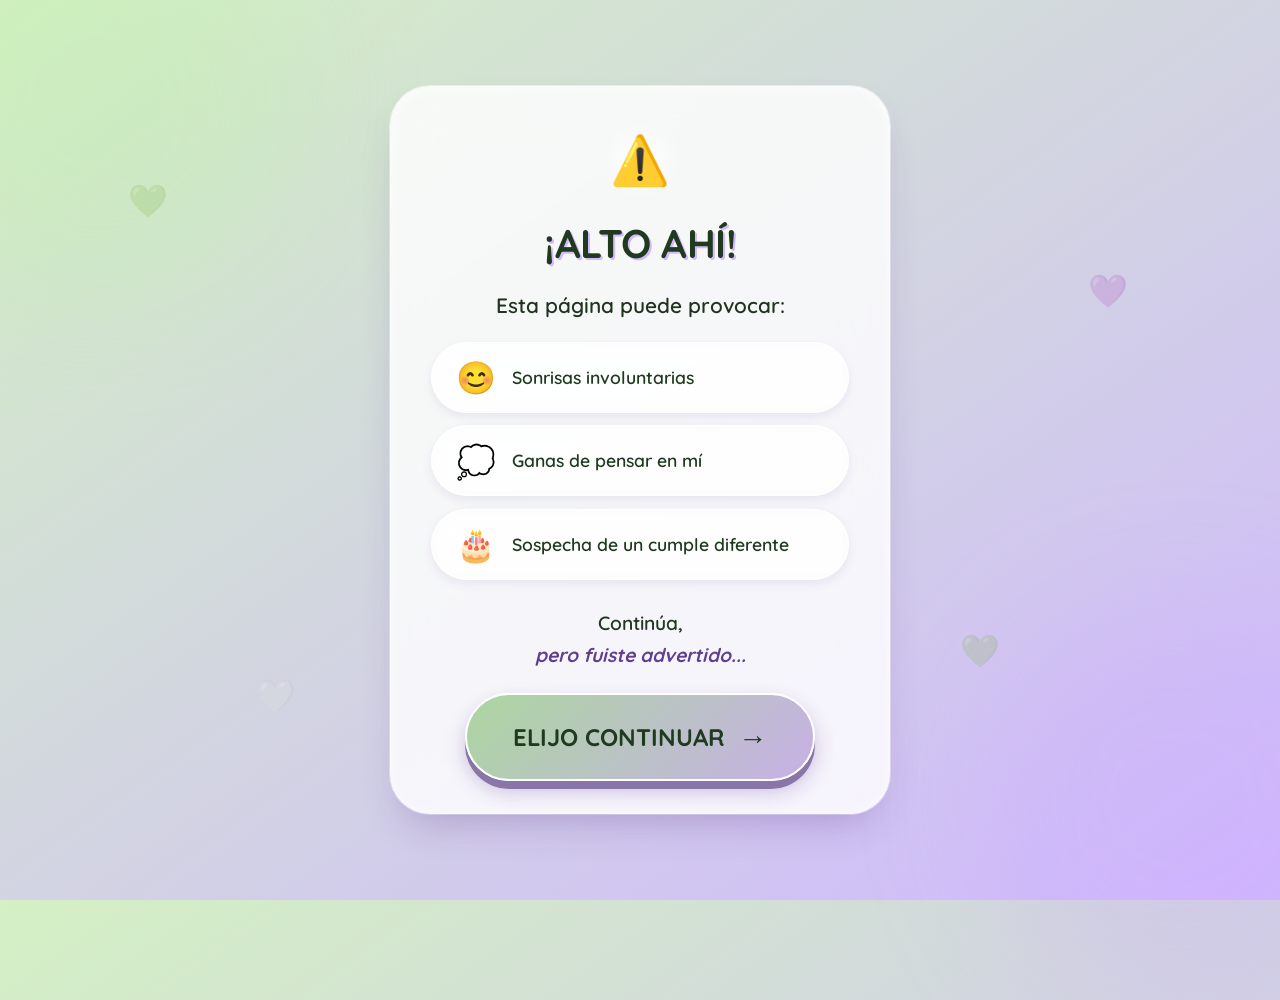
<file: index.html>
<!DOCTYPE html>
<html lang="es">
<head>
  <meta charset="UTF-8">
  <meta name="viewport" content="width=device-width, initial-scale=1.0, maximum-scale=1.0, user-scalable=no, viewport-fit=cover">
  <title>⚠️ Advertencia · Cumple Especial</title>
  <link rel="stylesheet" href="advertencia.css">
  <link href="https://fonts.googleapis.com/css2?family=Quicksand:wght@300;400;500;600;700&display=swap" rel="stylesheet">
</head>
<body>
  <!-- Partículas flotantes sutiles -->
  <div class="floating-particles">
    <div class="particle" style="--x: 10%; --y: 20%; --delay: 0s;">💚</div>
    <div class="particle" style="--x: 85%; --y: 30%; --delay: 2s;">💜</div>
    <div class="particle" style="--x: 20%; --y: 75%; --delay: 4s;">🤍</div>
    <div class="particle" style="--x: 75%; --y: 70%; --delay: 1s;">💚</div>
  </div>

  <!-- Auras de luz sutiles -->
  <div class="light-aura aura-1"></div>
  <div class="light-aura aura-2"></div>

  <!-- Contenedor principal centrado -->
  <div class="container">
    <div class="advertencia-card">
      <!-- Sello de advertencia estático pero con brillo -->
      <div class="warning-seal">
        <div class="seal-icon">⚠️</div>
        <div class="seal-glow"></div>
      </div>
      
      <h1 class="advertencia-titulo">
        <span class="titulo-line">¡ALTO AHÍ!</span>
      </h1>
      
      <div class="advertencia-contenido">
        <p class="mensaje-principal">
          Esta página puede provocar:
        </p>
        
        <div class="efectos-container">
          <div class="efecto-item">
            <div class="efecto-icon">😊</div>
            <div class="efecto-texto">
              <span class="efecto-titulo">Sonrisas involuntarias</span>
            </div>
          </div>
          
          <div class="efecto-item">
            <div class="efecto-icon">💭</div>
            <div class="efecto-texto">
              <span class="efecto-titulo">Ganas de pensar en mí</span>
            </div>
          </div>
          
          <div class="efecto-item">
            <div class="efecto-icon">🎂</div>
            <div class="efecto-texto">
              <span class="efecto-titulo">Sospecha de un cumple diferente</span>
            </div>
          </div>
        </div>
        
        <div class="advertencia-footer">
          <p class="texto-continuar">
            <span class="continua-palabra">Continúa,</span>
            <span class="advertido-palabra">pero fuiste advertido...</span>
          </p>
          
          <a href="tarjetas.html" class="boton-elijo-continuar" id="btnContinuar">
            <span class="boton-texto">ELIJO CONTINUAR</span>
            <span class="boton-icono">→</span>
          </a>
        </div>
      </div>
    </div>
  </div>
</body>
</html>
</file>
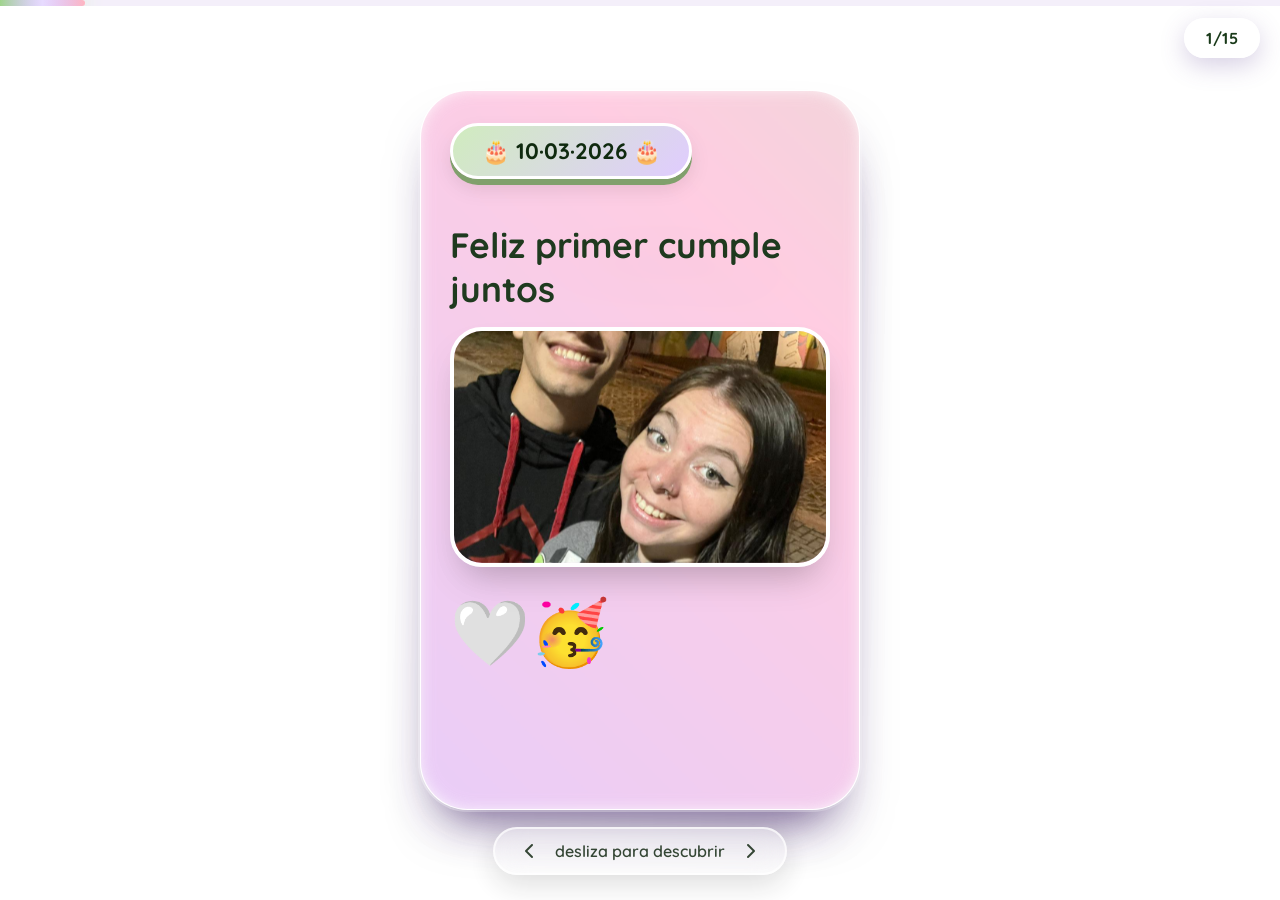
<file: tarjetas.html>
<!DOCTYPE html>
<html lang="es">
<head>
  <meta charset="UTF-8">
  <meta name="viewport" content="width=device-width, initial-scale=1.0, maximum-scale=1.0, user-scalable=no, viewport-fit=cover">
  <title>Nuestra Historia · Tarjetas</title>
  <link rel="stylesheet" href="tarjetas.css">
  <link href="https://fonts.googleapis.com/css2?family=Quicksand:wght@300;400;500;600;700&display=swap" rel="stylesheet">
  <link rel="stylesheet" href="https://cdnjs.cloudflare.com/ajax/libs/font-awesome/6.0.0-beta3/css/all.min.css">
</head>
<body>
  <!-- Barra de progreso con brillo -->
  <div class="progress-bar">
    <div class="progress-fill" id="progressFill"></div>
    <div class="progress-glow"></div>
  </div>

  <!-- Contador de tarjetas con estilo -->
  <div class="card-counter" id="cardCounter">1/15</div>

  <!-- Contenedor principal de tarjetas -->
  <div class="cards-container" id="cardsContainer"></div>

  <!-- Indicador táctil con animación -->
  <div class="swipe-hint" id="swipeHint">
    <i class="fas fa-chevron-left"></i>
    <span>desliza para descubrir</span>
    <i class="fas fa-chevron-right"></i>
  </div>

  <!-- Botón reiniciar con efecto -->
  <button class="btn-reiniciar" id="btnReiniciar">
    <i class="fas fa-redo-alt"></i>
    <span>Volver a empezar</span>
  </button>

  <script src="tarjetas.js" defer></script>
</body>
</html>
</file>
<file: advertencia.css>
* {
  margin: 0;
  padding: 0;
  box-sizing: border-box;
  -webkit-tap-highlight-color: transparent;
}

body {
  font-family: 'Quicksand', sans-serif;
  min-height: 100vh;
  background: linear-gradient(145deg, #d4f0c4 0%, #d0b8ff 100%);
  overflow: hidden;
  position: relative;
  display: flex;
  align-items: center;
  justify-content: center;
}

/* Partículas flotantes - más sutiles */
.floating-particles {
  position: absolute;
  width: 100%;
  height: 100%;
  pointer-events: none;
  z-index: 1;
}

.particle {
  position: absolute;
  left: var(--x);
  top: var(--y);
  font-size: 2rem;
  animation: floatParticle 8s infinite ease-in-out;
  animation-delay: var(--delay);
  opacity: 0.2;
  z-index: 1;
}

@keyframes floatParticle {
  0%, 100% { transform: translate(0, 0); }
  50% { transform: translate(0, -20px); }
}

/* Auras de luz - más sutiles */
.light-aura {
  position: absolute;
  border-radius: 50%;
  filter: blur(60px);
  z-index: 0;
}

.aura-1 {
  width: 400px;
  height: 400px;
  background: rgba(180, 240, 160, 0.2);
  top: -100px;
  left: -100px;
}

.aura-2 {
  width: 400px;
  height: 400px;
  background: rgba(200, 160, 255, 0.2);
  bottom: -100px;
  right: -100px;
}

/* Contenedor principal */
.container {
  width: 100%;
  height: 100vh;
  display: flex;
  align-items: center;
  justify-content: center;
  padding: 20px;
  position: relative;
  z-index: 10;
}

/* Tarjeta de advertencia - tamaño compacto */
.advertencia-card {
  background: rgba(255, 255, 255, 0.8);
  backdrop-filter: blur(20px);
  border-radius: 40px;
  padding: 2rem 2.5rem;
  max-width: 500px;
  width: 100%;
  position: relative;
  z-index: 20;
  box-shadow: 
    0 20px 40px -15px rgba(80, 40, 130, 0.3),
    inset 0 1px 10px rgba(255, 255, 255, 0.6),
    0 0 0 1px rgba(255, 255, 255, 0.5);
  border: 1px solid rgba(255, 255, 255, 0.3);
  animation: cardAppear 0.5s ease-out;
}

@keyframes cardAppear {
  from {
    opacity: 0;
    transform: scale(0.95);
  }
  to {
    opacity: 1;
    transform: scale(1);
  }
}

/* Sello de advertencia - estático */
.warning-seal {
  position: relative;
  width: 80px;
  height: 80px;
  margin: 0 auto 1.2rem;
}

.seal-icon {
  position: absolute;
  top: 50%;
  left: 50%;
  transform: translate(-50%, -50%);
  font-size: 3rem;
  z-index: 2;
}

.seal-glow {
  position: absolute;
  top: 0;
  left: 0;
  width: 100%;
  height: 100%;
  background: radial-gradient(circle, rgba(255,255,255,0.8) 0%, transparent 70%);
  border-radius: 50%;
  animation: glowPulse 2s infinite;
}

@keyframes glowPulse {
  0%, 100% { opacity: 0.5; transform: scale(1); }
  50% { opacity: 0.8; transform: scale(1.1); }
}

/* Título */
.advertencia-titulo {
  text-align: center;
  margin-bottom: 1.5rem;
}

.titulo-line {
  font-size: 2.5rem;
  font-weight: 800;
  color: #1f3a1f;
  text-shadow: 2px 2px 0 #d6b8ff;
  display: inline-block;
  letter-spacing: -0.5px;
}

/* Contenido */
.mensaje-principal {
  font-size: 1.3rem;
  color: #1f331f;
  margin-bottom: 1.5rem;
  font-weight: 600;
  text-align: center;
}

/* Contenedor de efectos - más compacto */
.efectos-container {
  display: flex;
  flex-direction: column;
  gap: 0.8rem;
  margin: 1.5rem 0;
}

.efecto-item {
  background: rgba(255, 255, 255, 0.5);
  backdrop-filter: blur(10px);
  border-radius: 60px;
  padding: 0.9rem 1.5rem;
  display: flex;
  align-items: center;
  gap: 1rem;
  border: 1px solid rgba(255, 255, 255, 0.8);
  box-shadow: 0 4px 10px rgba(100, 70, 150, 0.1);
  transition: transform 0.2s ease, box-shadow 0.2s ease;
}

.efecto-item:active {
  transform: scale(0.98);
  background: rgba(255, 255, 255, 0.7);
}

.efecto-icon {
  font-size: 2rem;
  min-width: 40px;
  text-align: center;
}

.efecto-texto {
  flex: 1;
}

.efecto-titulo {
  font-size: 1.1rem;
  font-weight: 600;
  color: #1f3a1f;
  line-height: 1.3;
}

/* Footer */
.advertencia-footer {
  text-align: center;
  margin-top: 1.8rem;
}

.texto-continuar {
  font-size: 1.2rem;
  margin-bottom: 1.5rem;
  line-height: 1.5;
}

.continua-palabra {
  color: #1f3a1f;
  font-weight: 600;
}

.advertido-palabra {
  color: #5f3f8f;
  font-weight: 700;
  font-style: italic;
  display: block;
  margin-top: 0.2rem;
}

/* Botón - GRANDE y FÁCIL de tocar */
.boton-elijo-continuar {
  display: inline-flex;
  align-items: center;
  justify-content: center;
  gap: 15px;
  background: linear-gradient(135deg, #acd6a0, #c7b0e6);
  padding: 1.5rem 2rem;
  border-radius: 100px;
  font-size: 1.5rem;
  font-weight: 700;
  color: #1f3a1f;
  text-decoration: none;
  border: 2px solid white;
  box-shadow: 0 8px 0 #8a75a8, 0 10px 20px rgba(100, 60, 150, 0.3);
  transition: all 0.1s ease;
  width: 100%;
  max-width: 350px;
  margin: 0 auto;
  cursor: pointer;
  -webkit-tap-highlight-color: transparent;
  touch-action: manipulation;
}

.boton-elijo-continuar:active {
  transform: translateY(6px);
  box-shadow: 0 2px 0 #8a75a8, 0 8px 15px rgba(100, 60, 150, 0.3);
}

.boton-icono {
  font-size: 1.8rem;
  transition: transform 0.2s ease;
}

.boton-elijo-continuar:active .boton-icono {
  transform: translateX(5px);
}

/* Responsive - perfecto para móvil */
@media (max-width: 500px) {
  .advertencia-card {
    padding: 1.8rem 1.5rem;
    border-radius: 35px;
  }
  
  .titulo-line {
    font-size: 2.2rem;
  }
  
  .mensaje-principal {
    font-size: 1.2rem;
  }
  
  .efecto-item {
    padding: 0.8rem 1.2rem;
  }
  
  .efecto-titulo {
    font-size: 1rem;
  }
  
  .efecto-icon {
    font-size: 1.8rem;
  }
  
  .boton-elijo-continuar {
    padding: 1.2rem 1.5rem;
    font-size: 1.3rem;
    max-width: 300px;
  }
}

/* Ajuste para pantallas muy pequeñas */
@media (max-width: 360px) {
  .advertencia-card {
    padding: 1.5rem 1.2rem;
  }
  
  .titulo-line {
    font-size: 2rem;
  }
  
  .boton-elijo-continuar {
    padding: 1rem 1.2rem;
    font-size: 1.2rem;
  }
}
</file>
<file: tarjetas.css>
* {
  margin: 0;
  padding: 0;
  box-sizing: border-box;
  -webkit-tap-highlight-color: transparent;
  -webkit-touch-callout: none;
  -webkit-user-select: none;
  user-select: none;
}

body {
  font-family: 'Quicksand', sans-serif;
  background: linear-gradient(145deg, #d0ecc0 0%, #ccb8f0 100%);
  min-height: 100vh;
  height: 100vh;
  overflow: hidden;
  position: fixed;
  width: 100%;
  height: 100%;
  touch-action: pan-y pinch-zoom;
}

/* Barra de progreso con efecto de onda */
.progress-bar {
  position: fixed;
  top: 0;
  left: 0;
  width: 100%;
  height: 6px;
  background: rgba(180, 150, 220, 0.15);
  z-index: 1000;
  backdrop-filter: blur(4px);
  overflow: hidden;
}

.progress-fill {
  height: 100%;
  width: 0%;
  background: linear-gradient(90deg, #9fd48c, #c4a5ff, #ffb5c0);
  border-radius: 0 4px 4px 0;
  transition: width 0.4s cubic-bezier(0.34, 1.56, 0.64, 1);
  box-shadow: 0 0 20px #b8f0a0;
  position: relative;
}

.progress-fill::after {
  content: '';
  position: absolute;
  top: 0;
  left: 0;
  width: 100%;
  height: 100%;
  background: linear-gradient(90deg, transparent, rgba(255,255,255,0.6), transparent);
  animation: progressWave 2s infinite;
}

@keyframes progressWave {
  0% { transform: translateX(-100%); }
  100% { transform: translateX(100%); }
}

/* Contador de tarjetas con diseño premium */
.card-counter {
  position: fixed;
  top: 18px;
  right: 20px;
  background: rgba(255, 255, 255, 0.3);
  backdrop-filter: blur(16px);
  padding: 8px 20px;
  border-radius: 50px;
  font-size: 1rem;
  font-weight: 700;
  color: #1a3a1a;
  border: 2px solid rgba(255, 255, 255, 0.8);
  z-index: 1000;
  letter-spacing: 0.5px;
  box-shadow: 0 8px 25px rgba(100, 70, 150, 0.25);
  animation: counterGlow 3s infinite;
}

@keyframes counterGlow {
  0%, 100% { box-shadow: 0 8px 25px rgba(100, 70, 150, 0.25); }
  50% { box-shadow: 0 8px 35px rgba(150, 100, 220, 0.5); }
}

/* Contenedor de tarjetas con perspectiva 3D */
.cards-container {
  width: 100%;
  height: 100vh;
  display: flex;
  align-items: center;
  justify-content: center;
  position: relative;
  overflow: hidden;
  perspective: 2000px;
}

/* Tarjeta base con diseño ultra premium */
.card {
  position: absolute;
  width: 92%;
  max-width: 440px;
  height: 80vh;
  max-height: 760px;
  background: rgba(255, 255, 255, 0.95);
  backdrop-filter: blur(24px);
  border-radius: 48px;
  padding: 2rem 1.8rem;
  box-shadow: 
    0 30px 50px -20px rgba(60, 30, 100, 0.5),
    inset 0 2px 10px rgba(255, 255, 255, 0.9),
    0 0 0 2px rgba(255, 255, 255, 0.8);
  display: flex;
  flex-direction: column;
  touch-action: pan-y pinch-zoom;
  will-change: transform, opacity;
  transition: box-shadow 0.4s ease;
  overflow-y: auto;
  scrollbar-width: thin;
  -webkit-overflow-scrolling: touch;
  border: 1px solid rgba(255, 255, 255, 0.5);
}

/* Efecto de brillo en los bordes */
.card::before {
  content: '';
  position: absolute;
  top: -3px;
  left: -3px;
  right: -3px;
  bottom: -3px;
  background: linear-gradient(45deg, #b8e0a8, #d6b8ff, #ffb8d6, #b8e0a8);
  border-radius: 52px;
  z-index: -1;
  opacity: 0;
  transition: opacity 0.4s ease;
  filter: blur(8px);
  background-size: 300% 300%;
  animation: borderGradient 6s ease infinite;
}

.card-0::before {
  opacity: 0.7;
}

@keyframes borderGradient {
  0% { background-position: 0% 50%; }
  50% { background-position: 100% 50%; }
  100% { background-position: 0% 50%; }
}

/* Posiciones de las tarjetas con curvas más suaves */
.card-0 {
  transform: translateY(0) scale(1) rotate(0deg);
  z-index: 30;
  opacity: 1;
  pointer-events: auto;
  animation: cardFloat 4s ease-in-out infinite;
}

@keyframes cardFloat {
  0%, 100% { transform: translateY(0) rotate(0deg); }
  50% { transform: translateY(-6px) rotate(0.3deg); }
}

.card-1 {
  transform: translateY(10px) scale(0.96) rotate(1.2deg);
  z-index: 20;
  opacity: 0.65;
  pointer-events: none;
  filter: blur(0.5px);
  transition: all 0.3s ease;
}

.card-2 {
  transform: translateY(20px) scale(0.92) rotate(2.4deg);
  z-index: 10;
  opacity: 0.35;
  pointer-events: none;
  filter: blur(1.2px);
  transition: all 0.3s ease;
}

.card:not(.card-0):not(.card-1):not(.card-2) {
  display: none;
}

/* Scroll personalizado elegante */
.card::-webkit-scrollbar {
  width: 6px;
}

.card::-webkit-scrollbar-track {
  background: rgba(220, 200, 240, 0.2);
  border-radius: 30px;
  margin: 10px 0;
}

.card::-webkit-scrollbar-thumb {
  background: linear-gradient(135deg, #b8a0d8, #a0d4a0);
  border-radius: 30px;
  border: 1px solid rgba(255, 255, 255, 0.4);
  box-shadow: inset 0 0 4px rgba(255,255,255,0.5);
}

/* Hint de deslizamiento con diseño elegante */
.swipe-hint {
  position: fixed;
  bottom: 25px;
  left: 50%;
  transform: translateX(-50%);
  background: rgba(255, 255, 255, 0.3);
  backdrop-filter: blur(16px);
  padding: 12px 30px;
  border-radius: 60px;
  display: flex;
  align-items: center;
  gap: 20px;
  color: #1f331f;
  font-size: 1rem;
  font-weight: 600;
  border: 2px solid rgba(255, 255, 255, 0.8);
  z-index: 900;
  pointer-events: none;
  opacity: 0.9;
  transition: opacity 0.4s ease;
  box-shadow: 0 10px 30px rgba(0,0,0,0.15);
  animation: hintPulse 2.5s infinite;
}

@keyframes hintPulse {
  0%, 100% { transform: translateX(-50%) scale(1); box-shadow: 0 10px 30px rgba(0,0,0,0.15); }
  50% { transform: translateX(-50%) scale(1.03); box-shadow: 0 15px 40px rgba(100, 70, 150, 0.25); }
}

.swipe-hint i {
  font-size: 1rem;
  animation: arrowSlide 1.8s infinite;
}

.swipe-hint i:first-child {
  animation: arrowLeft 1.8s infinite;
}

.swipe-hint i:last-child {
  animation: arrowRight 1.8s infinite;
}

@keyframes arrowLeft {
  0%, 100% { transform: translateX(0); opacity: 0.7; }
  50% { transform: translateX(-8px); opacity: 1; }
}

@keyframes arrowRight {
  0%, 100% { transform: translateX(0); opacity: 0.7; }
  50% { transform: translateX(8px); opacity: 1; }
}

/* Botón reiniciar con efecto 3D */
.btn-reiniciar {
  position: fixed;
  bottom: 25px;
  left: 50%;
  transform: translateX(-50%);
  background: rgba(255, 255, 255, 0.35);
  backdrop-filter: blur(20px);
  border: 2px solid white;
  padding: 16px 40px;
  border-radius: 70px;
  font-size: 1.25rem;
  font-weight: 700;
  color: #1a3a1a;
  cursor: pointer;
  z-index: 1000;
  display: none;
  align-items: center;
  gap: 15px;
  transition: all 0.3s cubic-bezier(0.34, 1.56, 0.64, 1);
  border: 2px solid rgba(255, 255, 255, 0.9);
  box-shadow: 0 15px 35px rgba(100, 70, 150, 0.4);
  animation: buttonAppear 0.6s cubic-bezier(0.34, 1.56, 0.64, 1);
}

@keyframes buttonAppear {
  0% { transform: translateX(-50%) scale(0); opacity: 0; }
  70% { transform: translateX(-50%) scale(1.1); }
  100% { transform: translateX(-50%) scale(1); opacity: 1; }
}

.btn-reiniciar:active {
  transform: translateX(-50%) scale(0.96);
  background: rgba(255, 255, 255, 0.45);
  box-shadow: 0 8px 25px rgba(100, 70, 150, 0.5);
}

.btn-reiniciar i {
  font-size: 1.2rem;
  animation: spinSlow 3s infinite linear;
}

@keyframes spinSlow {
  0% { transform: rotate(0deg); }
  100% { transform: rotate(360deg); }
}

/* ===== ESTILOS DE CONTENIDO PREMIUM ===== */

/* Contenedor de fotos - PERFECTAMENTE INTEGRADO */
.foto-container {
  width: 100%;
  height: 240px;
  border-radius: 32px;
  overflow: hidden;
  margin: 1rem 0;
  position: relative;
  box-shadow: 0 20px 35px -12px rgba(0,0,0,0.25);
  border: 4px solid white;
  transition: all 0.4s cubic-bezier(0.34, 1.56, 0.64, 1);
  transform-origin: center;
}

.foto-container:hover {
  transform: scale(1.02) translateY(-4px);
  box-shadow: 0 25px 45px -12px rgba(100, 60, 150, 0.4);
}

/* MÉTODO PERFECTO PARA IMÁGENES - SIN CORTES */
.foto-container img {
  width: 100%;
  height: 100%;
  object-fit: cover; /* Cambiado a cover para llenar el espacio */
  object-position: center 30%; /* Centrado perfecto, ajustable por tipo de foto */
  display: block;
  transition: transform 0.6s cubic-bezier(0.34, 1.56, 0.64, 1);
  will-change: transform;
}

/* Overlay elegante */
.foto-overlay {
  position: absolute;
  bottom: 0;
  left: 0;
  right: 0;
  background: linear-gradient(transparent, rgba(0,0,0,0.5) 80%);
  color: white;
  padding: 30px 20px 15px;
  font-weight: 600;
  font-size: 1.2rem;
  opacity: 0;
  transition: opacity 0.4s ease;
  text-shadow: 0 2px 5px rgba(0,0,0,0.3);
}

.foto-container:hover .foto-overlay {
  opacity: 1;
}

.foto-container:hover img {
  transform: scale(1.08);
}

/* Grid de fotos para collages perfectos */
.fotos-grid {
  display: grid;
  grid-template-columns: repeat(2, 1fr);
  gap: 15px;
  margin: 1.2rem 0;
}

.foto-grid-item {
  aspect-ratio: 1;
  border-radius: 24px;
  overflow: hidden;
  border: 3px solid white;
  box-shadow: 0 12px 25px -8px rgba(0,0,0,0.2);
  transition: all 0.4s cubic-bezier(0.34, 1.56, 0.64, 1);
  position: relative;
}

.foto-grid-item::after {
  content: '';
  position: absolute;
  top: 0;
  left: 0;
  right: 0;
  bottom: 0;
  background: linear-gradient(135deg, rgba(255,255,255,0.2), transparent);
  opacity: 0;
  transition: opacity 0.3s ease;
}

.foto-grid-item:hover {
  transform: scale(1.03) translateY(-5px);
  box-shadow: 0 18px 35px -8px rgba(100, 70, 150, 0.4);
}

.foto-grid-item:hover::after {
  opacity: 1;
}

.foto-grid-item img {
  width: 100%;
  height: 100%;
  object-fit: cover;
  object-position: center;
  transition: transform 0.6s cubic-bezier(0.34, 1.56, 0.64, 1);
}

.foto-grid-item:hover img {
  transform: scale(1.1);
}

/* Títulos con estilo */
.card h2 {
  font-size: 2rem;
  color: #1a331a;
  margin-bottom: 1.2rem;
  display: flex;
  align-items: center;
  gap: 12px;
  border-bottom: 3px solid #dac0ff;
  padding-bottom: 0.8rem;
  font-weight: 700;
  text-shadow: 2px 2px 6px rgba(255,255,255,0.5);
  position: relative;
}

.card h2 i {
  color: #9a77c2;
  font-size: 2rem;
  filter: drop-shadow(0 4px 4px rgba(150,100,200,0.3));
  animation: iconPop 3s infinite;
}

@keyframes iconPop {
  0%, 100% { transform: scale(1); }
  50% { transform: scale(1.1); filter: drop-shadow(0 6px 8px rgba(150,100,200,0.5)); }
}

/* Badge de fecha con efecto premium */
.fecha-badge {
  background: linear-gradient(135deg, #d0ecbe, #e0ccff);
  border: 3px solid white;
  padding: 0.7rem 1.8rem;
  border-radius: 60px;
  display: inline-block;
  font-size: 1.4rem;
  font-weight: 800;
  color: #0f2a0f;
  margin-bottom: 1.5rem;
  box-shadow: 0 6px 0 #80a06c, 0 10px 20px rgba(0,0,0,0.1);
  animation: badgeShine 3s infinite;
  position: relative;
  overflow: hidden;
}

@keyframes badgeShine {
  0%, 100% { box-shadow: 0 6px 0 #80a06c, 0 10px 20px rgba(0,0,0,0.1); }
  50% { box-shadow: 0 6px 0 #80a06c, 0 15px 30px rgba(150,100,200,0.3); }
}

/* Frase destacada con comillas elegantes */
.frase-destacada {
  font-size: 1.45rem;
  line-height: 1.5;
  color: #251a35;
  background: linear-gradient(145deg, #fafff0, #fdf0ff);
  padding: 1.6rem;
  border-radius: 32px;
  margin: 1rem 0;
  border: 2px solid #d8f0c6;
  font-style: italic;
  box-shadow: inset 0 2px 8px rgba(255,255,255,0.9), 0 8px 20px rgba(0,0,0,0.05);
  position: relative;
}

.frase-destacada::before {
  content: '“';
  position: absolute;
  top: -15px;
  left: 10px;
  font-size: 6rem;
  color: rgba(180, 150, 220, 0.15);
  font-family: 'Times New Roman', serif;
}

.frase-destacada::after {
  content: '”';
  position: absolute;
  bottom: -30px;
  right: 10px;
  font-size: 6rem;
  color: rgba(180, 150, 220, 0.15);
  font-family: 'Times New Roman', serif;
}

/* Texto historia con fondo suave */
.texto-historia {
  font-size: 1.2rem;
  line-height: 1.7;
  color: #1a2f1a;
  background: rgba(240, 255, 230, 0.6);
  padding: 1.4rem;
  border-radius: 28px;
  margin: 0.8rem 0;
  border: 1px solid #d0ecbe;
  backdrop-filter: blur(8px);
  box-shadow: inset 0 2px 4px rgba(255,255,255,0.8);
}

/* Razones grid con animación secuencial */
.razones-grid {
  display: grid;
  grid-template-columns: repeat(2, 1fr);
  gap: 1.2rem;
  margin: 1.5rem 0;
}

.razon-item {
  background: linear-gradient(135deg, #f2ffe6, #f2e6ff);
  border: 2px solid #dac0ff;
  border-radius: 60px;
  padding: 1rem 1.2rem;
  font-size: 1.05rem;
  display: flex;
  align-items: center;
  gap: 10px;
  color: #1a331a;
  font-weight: 600;
  box-shadow: 0 4px 0 #98b884, 0 5px 15px rgba(0,0,0,0.05);
  transition: all 0.3s cubic-bezier(0.34, 1.56, 0.64, 1);
  animation: reasonSlide 0.6s both;
  transform-origin: left;
}

@keyframes reasonSlide {
  0% { transform: translateX(-30px) scale(0.8); opacity: 0; }
  100% { transform: translateX(0) scale(1); opacity: 1; }
}

.razon-item:nth-child(1) { animation-delay: 0.1s; }
.razon-item:nth-child(2) { animation-delay: 0.2s; }
.razon-item:nth-child(3) { animation-delay: 0.3s; }
.razon-item:nth-child(4) { animation-delay: 0.4s; }
.razon-item:nth-child(5) { animation-delay: 0.5s; }
.razon-item:nth-child(6) { animation-delay: 0.6s; }
.razon-item:nth-child(7) { animation-delay: 0.7s; }

.razon-item:hover {
  transform: translateY(-4px) scale(1.02);
  box-shadow: 0 8px 0 #98b884, 0 12px 25px rgba(150,100,200,0.2);
  background: linear-gradient(135deg, #f8fff0, #f8f0ff);
}

.razon-item i {
  color: #9a77c2;
  font-size: 1.2rem;
  animation: heartBeat 2s infinite;
}

@keyframes heartBeat {
  0%, 100% { transform: scale(1); }
  25% { transform: scale(1.2); color: #ff6b9d; }
  40% { transform: scale(1); }
}

/* Infinito especial con efecto flotante */
.infinito-especial {
  background: linear-gradient(135deg, #d4f0c0, #f0e0ff);
  border: 4px solid white;
  border-radius: 100px;
  padding: 1.2rem 2.2rem;
  font-size: 1.6rem;
  display: inline-flex;
  align-items: center;
  gap: 15px;
  margin: 1.2rem 0;
  box-shadow: 0 10px 0 #80a06c, 0 15px 30px rgba(0,0,0,0.1);
  animation: floatSpecial 3s infinite ease-in-out;
}

@keyframes floatSpecial {
  0%, 100% { transform: translateY(0) rotate(0deg); box-shadow: 0 10px 0 #80a06c, 0 15px 30px rgba(0,0,0,0.1); }
  50% { transform: translateY(-8px) rotate(1deg); box-shadow: 0 15px 0 #80a06c, 0 20px 40px rgba(150,100,200,0.2); }
}

/* Calendario con diseño premium */
.mini-calendario {
  background: rgba(245, 240, 255, 0.8);
  backdrop-filter: blur(12px);
  border-radius: 32px;
  padding: 1.8rem;
  border: 3px solid rgba(220, 245, 200, 0.8);
  margin: 1.2rem 0;
  box-shadow: 0 15px 30px -10px rgba(0,0,0,0.15);
}

.grid-calendario {
  display: grid;
  grid-template-columns: repeat(7, 1fr);
  gap: 6px;
}

.dia-calendario {
  aspect-ratio: 1;
  background: linear-gradient(135deg, #e8dcff, #f4ecff);
  border-radius: 16px;
  display: flex;
  align-items: center;
  justify-content: center;
  font-weight: 600;
  font-size: 1rem;
  color: #1a331a;
  border: 1px solid #d0ecbe;
  transition: all 0.3s cubic-bezier(0.34, 1.56, 0.64, 1);
  box-shadow: 0 2px 4px rgba(0,0,0,0.05);
}

.dia-calendario:hover {
  transform: scale(1.1);
  background: #dac0ff;
  box-shadow: 0 0 20px #c4a5ff;
  border-color: white;
}

.dia-calendario.vacio {
  background: transparent;
  border: 1px dashed #b5a8cc;
  opacity: 0.4;
}

/* Responsive perfecto */
@media (max-width: 480px) {
  .card {
    width: 94%;
    padding: 1.5rem;
  }
  
  .card h2 {
    font-size: 1.8rem;
  }
  
  .razones-grid {
    grid-template-columns: 1fr;
    gap: 1rem;
  }
  
  .foto-container {
    height: 200px;
  }
  
  .fotos-grid {
    gap: 10px;
  }
  
  .foto-grid-item {
    border-radius: 18px;
  }
  
  .frase-destacada {
    font-size: 1.3rem;
    padding: 1.4rem;
  }
}

/* Animaciones adicionales */
@keyframes gradientFlow {
  0% { background-position: 0% 50%; }
  50% { background-position: 100% 50%; }
  100% { background-position: 0% 50%; }
}

.gradient-bg {
  background: linear-gradient(-45deg, #d8f0c8, #e0d0ff, #c8e8ff, #ffd0e8);
  background-size: 400% 400%;
  animation: gradientFlow 12s ease infinite;
}
</file>
